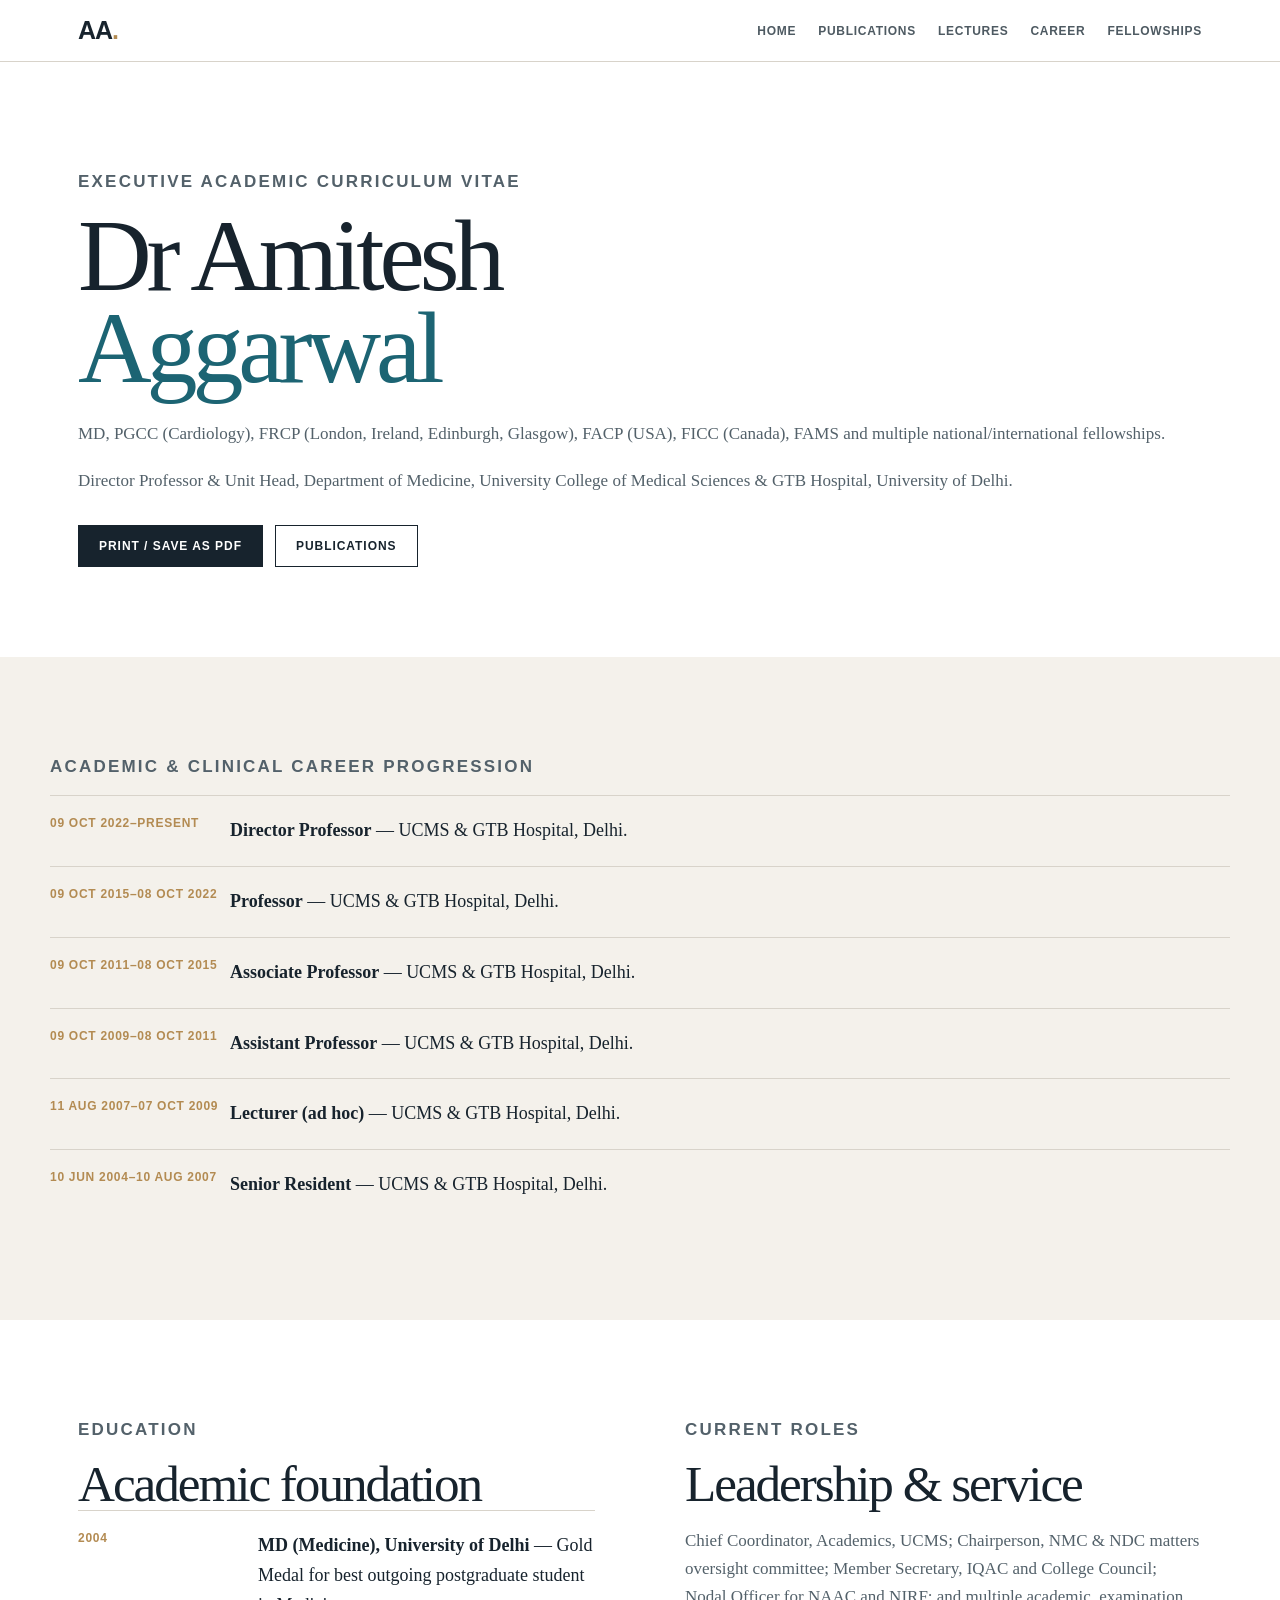
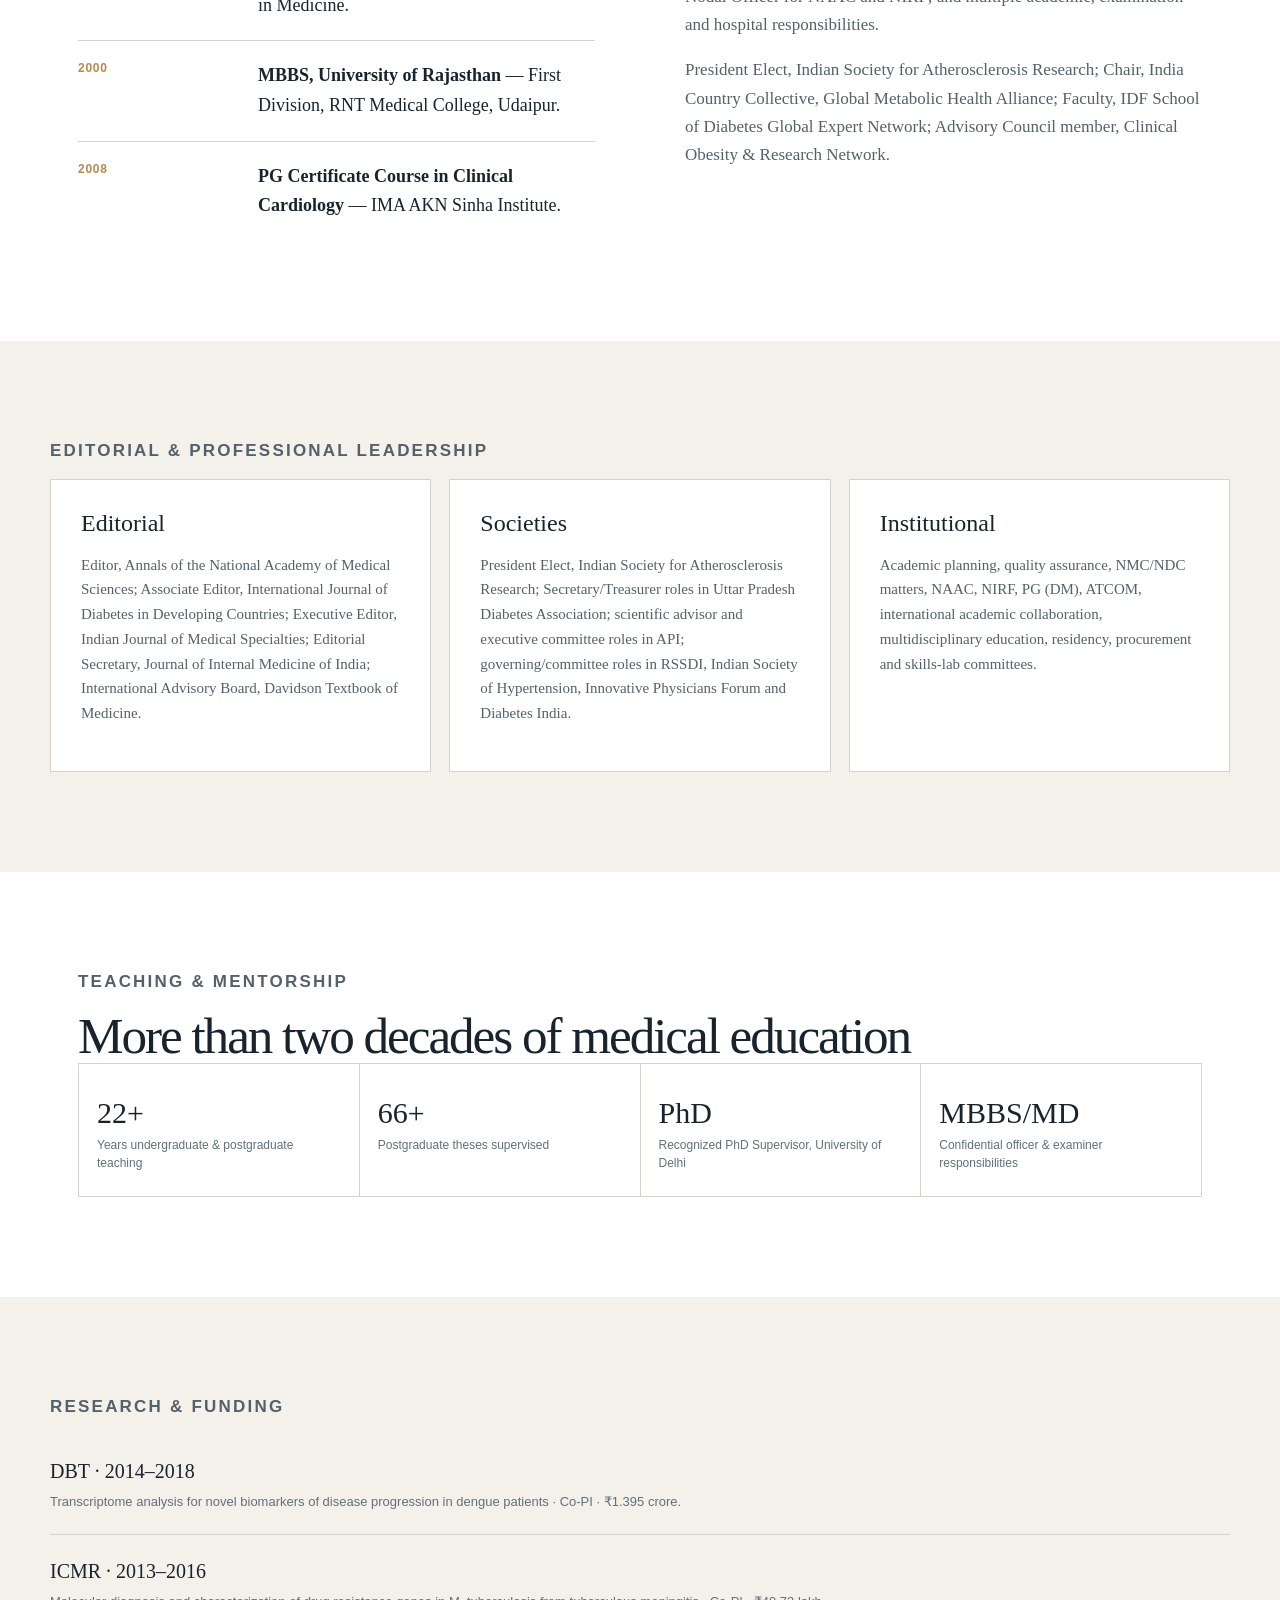
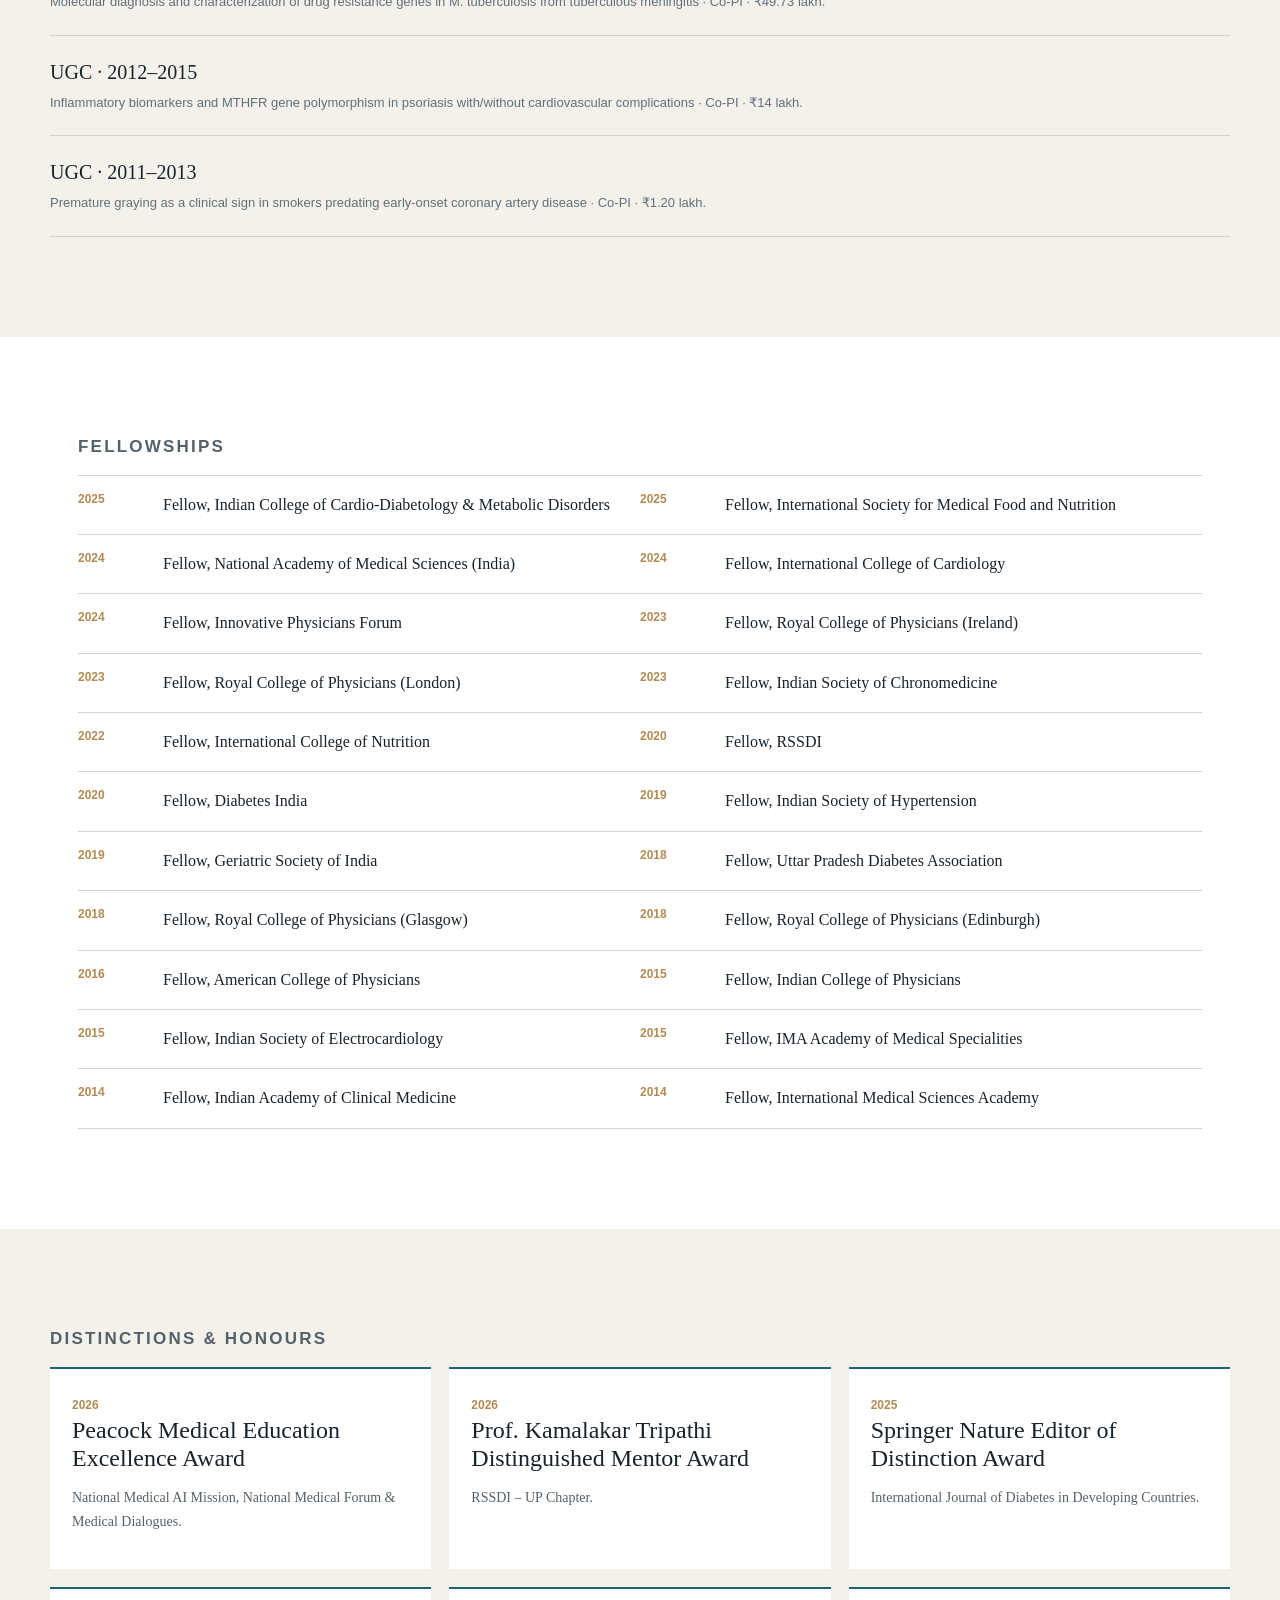
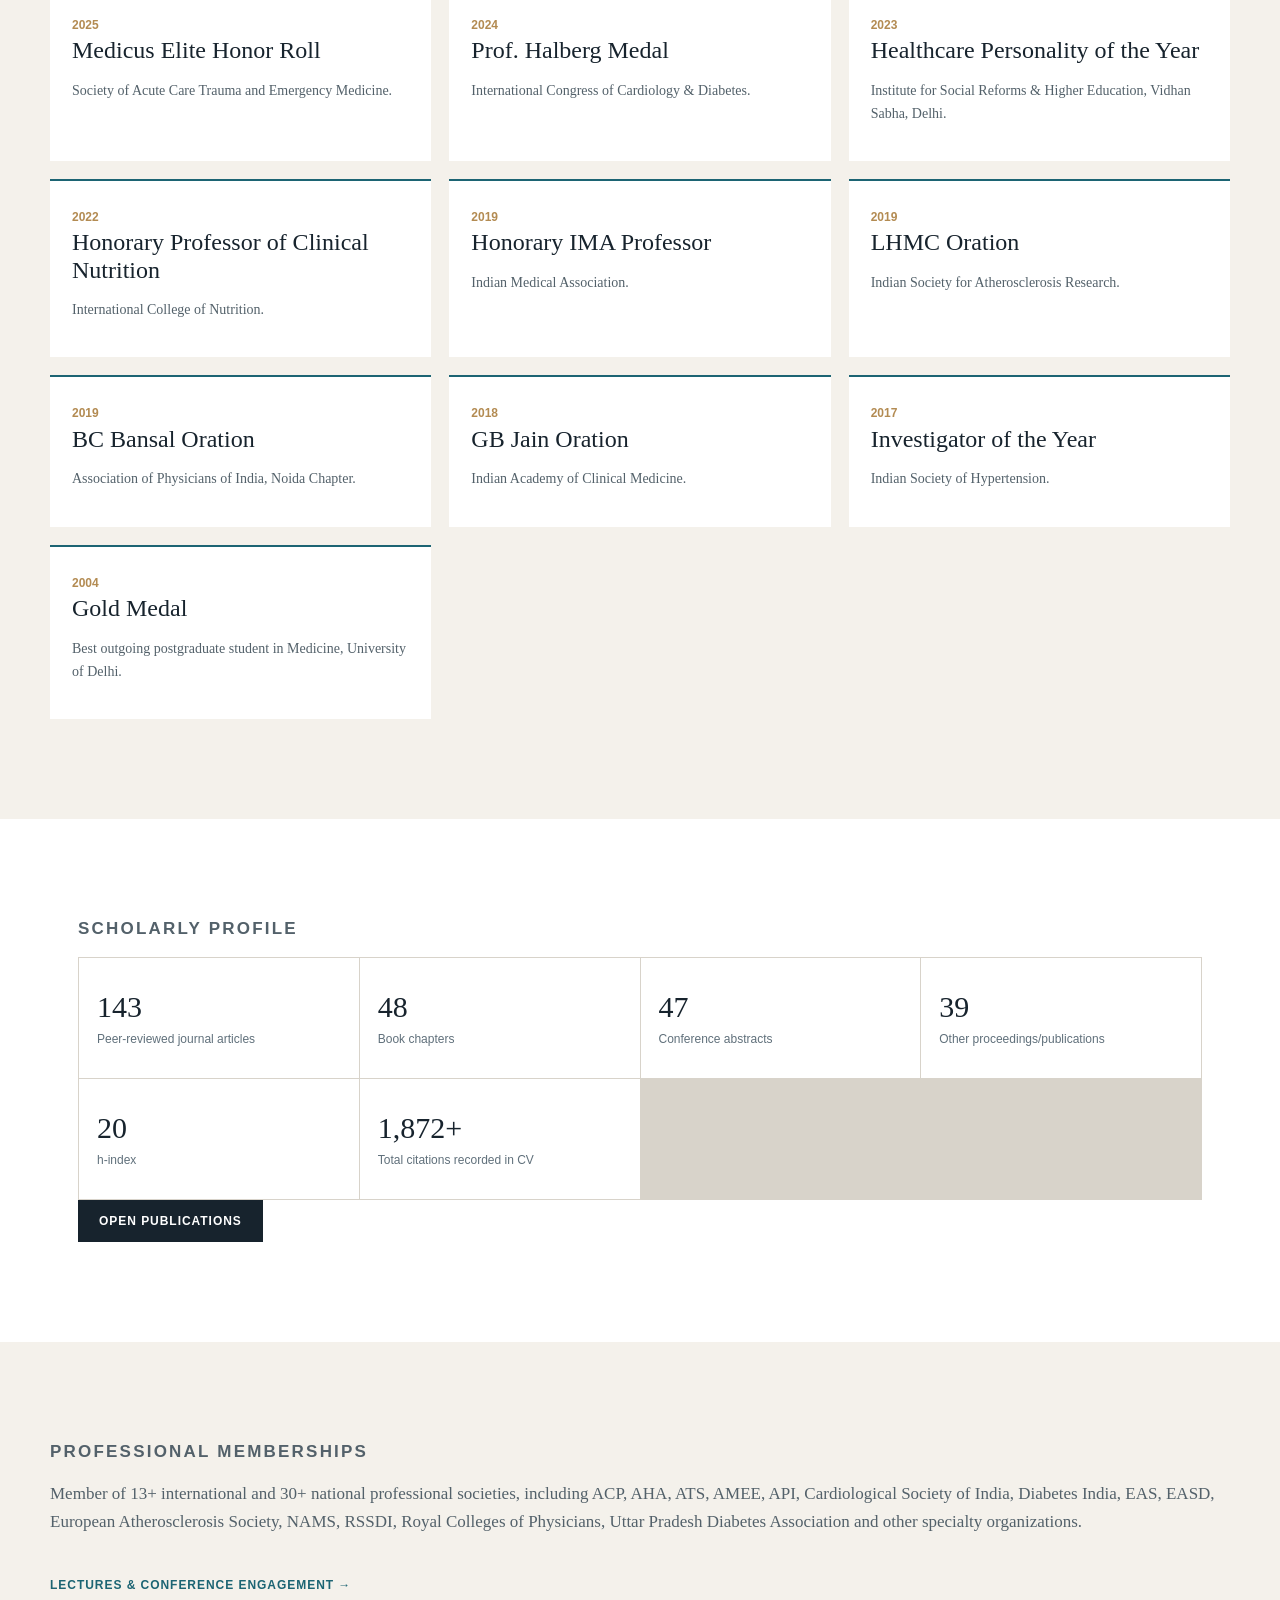
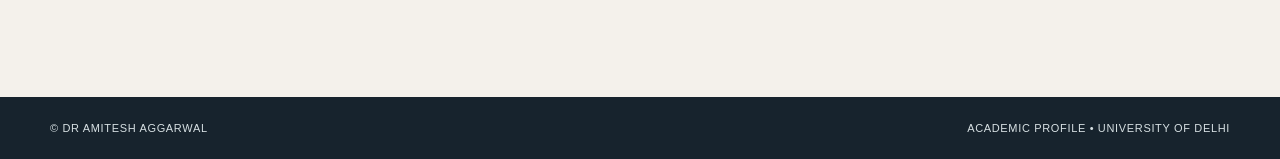
<file: cv.html>
<!doctype html><html lang="en"><head><meta charset="utf-8"><meta name="viewport" content="width=device-width,initial-scale=1"><meta name="description" content="Executive academic curriculum vitae of Dr Amitesh Aggarwal, Director Professor & Unit Head, Department of Medicine, UCMS & GTB Hospital, University of Delhi."><title>Dr Amitesh Aggarwal | Executive Academic CV</title><link rel="stylesheet" href="style.css"></head><body><header class="site-header"><div class="nav-wrap"><a class="brand" href="index.html">AA<span>.</span></a><button class="menu" aria-label="Toggle navigation">☰</button><nav id="nav"><a href="index.html">Home</a><a href="publications.html">Publications</a><a href="events.html">Lectures</a><a href="#career">Career</a><a href="#fellowships">Fellowships</a></nav></div></header><main><section class="section page-hero"><p class="eyebrow">EXECUTIVE ACADEMIC CURRICULUM VITAE</p><h1>Dr Amitesh<br><em>Aggarwal</em></h1><p class="lead">MD, PGCC (Cardiology), FRCP (London, Ireland, Edinburgh, Glasgow), FACP (USA), FICC (Canada), FAMS and multiple national/international fellowships.</p><p>Director Professor &amp; Unit Head, Department of Medicine, University College of Medical Sciences &amp; GTB Hospital, University of Delhi.</p><div class="actions"><button class="btn primary" onclick="window.print()">Print / Save as PDF</button><a class="btn secondary" href="publications.html">Publications</a></div></section><section id="career" class="section shaded"><p class="eyebrow">ACADEMIC &amp; CLINICAL CAREER PROGRESSION</p><div class="timeline"><div><b>09 Oct 2022–Present</b><span><strong>Director Professor</strong> — UCMS &amp; GTB Hospital, Delhi.</span></div><div><b>09 Oct 2015–08 Oct 2022</b><span><strong>Professor</strong> — UCMS &amp; GTB Hospital, Delhi.</span></div><div><b>09 Oct 2011–08 Oct 2015</b><span><strong>Associate Professor</strong> — UCMS &amp; GTB Hospital, Delhi.</span></div><div><b>09 Oct 2009–08 Oct 2011</b><span><strong>Assistant Professor</strong> — UCMS &amp; GTB Hospital, Delhi.</span></div><div><b>11 Aug 2007–07 Oct 2009</b><span><strong>Lecturer (ad hoc)</strong> — UCMS &amp; GTB Hospital, Delhi.</span></div><div><b>10 Jun 2004–10 Aug 2007</b><span><strong>Senior Resident</strong> — UCMS &amp; GTB Hospital, Delhi.</span></div></div></section><section class="section"><div class="two-col"><div><p class="eyebrow">EDUCATION</p><h2>Academic foundation</h2><div class="timeline"><div><b>2004</b><span><strong>MD (Medicine), University of Delhi</strong> — Gold Medal for best outgoing postgraduate student in Medicine.</span></div><div><b>2000</b><span><strong>MBBS, University of Rajasthan</strong> — First Division, RNT Medical College, Udaipur.</span></div><div><b>2008</b><span><strong>PG Certificate Course in Clinical Cardiology</strong> — IMA AKN Sinha Institute.</span></div></div></div><div><p class="eyebrow">CURRENT ROLES</p><h2>Leadership &amp; service</h2><p>Chief Coordinator, Academics, UCMS; Chairperson, NMC &amp; NDC matters oversight committee; Member Secretary, IQAC and College Council; Nodal Officer for NAAC and NIRF; and multiple academic, examination and hospital responsibilities.</p><p>President Elect, Indian Society for Atherosclerosis Research; Chair, India Country Collective, Global Metabolic Health Alliance; Faculty, IDF School of Diabetes Global Expert Network; Advisory Council member, Clinical Obesity &amp; Research Network.</p></div></div></section><section class="section shaded"><p class="eyebrow">EDITORIAL &amp; PROFESSIONAL LEADERSHIP</p><div class="cards"><article><h3>Editorial</h3><p>Editor, Annals of the National Academy of Medical Sciences; Associate Editor, International Journal of Diabetes in Developing Countries; Executive Editor, Indian Journal of Medical Specialties; Editorial Secretary, Journal of Internal Medicine of India; International Advisory Board, Davidson Textbook of Medicine.</p></article><article><h3>Societies</h3><p>President Elect, Indian Society for Atherosclerosis Research; Secretary/Treasurer roles in Uttar Pradesh Diabetes Association; scientific advisor and executive committee roles in API; governing/committee roles in RSSDI, Indian Society of Hypertension, Innovative Physicians Forum and Diabetes India.</p></article><article><h3>Institutional</h3><p>Academic planning, quality assurance, NMC/NDC matters, NAAC, NIRF, PG (DM), ATCOM, international academic collaboration, multidisciplinary education, residency, procurement and skills-lab committees.</p></article></div></section><section class="section"><p class="eyebrow">TEACHING &amp; MENTORSHIP</p><h2>More than two decades of medical education</h2><div class="impact-grid"><div><b>22+</b><span>Years undergraduate &amp; postgraduate teaching</span></div><div><b>66+</b><span>Postgraduate theses supervised</span></div><div><b>PhD</b><span>Recognized PhD Supervisor, University of Delhi</span></div><div><b>MBBS/MD</b><span>Confidential officer &amp; examiner responsibilities</span></div></div></section><section class="section shaded"><p class="eyebrow">RESEARCH &amp; FUNDING</p><div class="project-list"><div><b>DBT · 2014–2018</b><span>Transcriptome analysis for novel biomarkers of disease progression in dengue patients · Co-PI · ₹1.395 crore.</span></div><div><b>ICMR · 2013–2016</b><span>Molecular diagnosis and characterization of drug resistance genes in M. tuberculosis from tuberculous meningitis · Co-PI · ₹49.73 lakh.</span></div><div><b>UGC · 2012–2015</b><span>Inflammatory biomarkers and MTHFR gene polymorphism in psoriasis with/without cardiovascular complications · Co-PI · ₹14 lakh.</span></div><div><b>UGC · 2011–2013</b><span>Premature graying as a clinical sign in smokers predating early-onset coronary artery disease · Co-PI · ₹1.20 lakh.</span></div></div></section><section id="fellowships" class="section"><p class="eyebrow">FELLOWSHIPS</p><div class="fellowship-list"><div><span>2025</span><b>Fellow, Indian College of Cardio-Diabetology &amp; Metabolic Disorders</b></div><div><span>2025</span><b>Fellow, International Society for Medical Food and Nutrition</b></div><div><span>2024</span><b>Fellow, National Academy of Medical Sciences (India)</b></div><div><span>2024</span><b>Fellow, International College of Cardiology</b></div><div><span>2024</span><b>Fellow, Innovative Physicians Forum</b></div><div><span>2023</span><b>Fellow, Royal College of Physicians (Ireland)</b></div><div><span>2023</span><b>Fellow, Royal College of Physicians (London)</b></div><div><span>2023</span><b>Fellow, Indian Society of Chronomedicine</b></div><div><span>2022</span><b>Fellow, International College of Nutrition</b></div><div><span>2020</span><b>Fellow, RSSDI</b></div><div><span>2020</span><b>Fellow, Diabetes India</b></div><div><span>2019</span><b>Fellow, Indian Society of Hypertension</b></div><div><span>2019</span><b>Fellow, Geriatric Society of India</b></div><div><span>2018</span><b>Fellow, Uttar Pradesh Diabetes Association</b></div><div><span>2018</span><b>Fellow, Royal College of Physicians (Glasgow)</b></div><div><span>2018</span><b>Fellow, Royal College of Physicians (Edinburgh)</b></div><div><span>2016</span><b>Fellow, American College of Physicians</b></div><div><span>2015</span><b>Fellow, Indian College of Physicians</b></div><div><span>2015</span><b>Fellow, Indian Society of Electrocardiology</b></div><div><span>2015</span><b>Fellow, IMA Academy of Medical Specialities</b></div><div><span>2014</span><b>Fellow, Indian Academy of Clinical Medicine</b></div><div><span>2014</span><b>Fellow, International Medical Sciences Academy</b></div></div></section><section class="section shaded"><p class="eyebrow">DISTINCTIONS &amp; HONOURS</p><div class="honour-grid"><div><span>2026</span><h3>Peacock Medical Education Excellence Award</h3><p>National Medical AI Mission, National Medical Forum &amp; Medical Dialogues.</p></div><div><span>2026</span><h3>Prof. Kamalakar Tripathi Distinguished Mentor Award</h3><p>RSSDI – UP Chapter.</p></div><div><span>2025</span><h3>Springer Nature Editor of Distinction Award</h3><p>International Journal of Diabetes in Developing Countries.</p></div><div><span>2025</span><h3>Medicus Elite Honor Roll</h3><p>Society of Acute Care Trauma and Emergency Medicine.</p></div><div><span>2024</span><h3>Prof. Halberg Medal</h3><p>International Congress of Cardiology &amp; Diabetes.</p></div><div><span>2023</span><h3>Healthcare Personality of the Year</h3><p>Institute for Social Reforms &amp; Higher Education, Vidhan Sabha, Delhi.</p></div><div><span>2022</span><h3>Honorary Professor of Clinical Nutrition</h3><p>International College of Nutrition.</p></div><div><span>2019</span><h3>Honorary IMA Professor</h3><p>Indian Medical Association.</p></div><div><span>2019</span><h3>LHMC Oration</h3><p>Indian Society for Atherosclerosis Research.</p></div><div><span>2019</span><h3>BC Bansal Oration</h3><p>Association of Physicians of India, Noida Chapter.</p></div><div><span>2018</span><h3>GB Jain Oration</h3><p>Indian Academy of Clinical Medicine.</p></div><div><span>2017</span><h3>Investigator of the Year</h3><p>Indian Society of Hypertension.</p></div><div><span>2004</span><h3>Gold Medal</h3><p>Best outgoing postgraduate student in Medicine, University of Delhi.</p></div></div></section><section class="section"><p class="eyebrow">SCHOLARLY PROFILE</p><div class="impact-grid"><div><b>143</b><span>Peer-reviewed journal articles</span></div><div><b>48</b><span>Book chapters</span></div><div><b>47</b><span>Conference abstracts</span></div><div><b>39</b><span>Other proceedings/publications</span></div><div><b>20</b><span>h-index</span></div><div><b>1,872+</b><span>Total citations recorded in CV</span></div></div><a class="btn primary" href="publications.html">Open Publications</a></section><section class="section shaded"><p class="eyebrow">PROFESSIONAL MEMBERSHIPS</p><p>Member of 13+ international and 30+ national professional societies, including ACP, AHA, ATS, AMEE, API, Cardiological Society of India, Diabetes India, EAS, EASD, European Atherosclerosis Society, NAMS, RSSDI, Royal Colleges of Physicians, Uttar Pradesh Diabetes Association and other specialty organizations.</p><a class="text-link" href="events.html">Lectures &amp; conference engagement →</a></section></main><footer><div>© Dr Amitesh Aggarwal</div><div>Academic Profile • University of Delhi</div></footer><script>document.querySelector('.menu').onclick=()=>document.querySelector('nav').classList.toggle('open');</script></body></html>
</file>
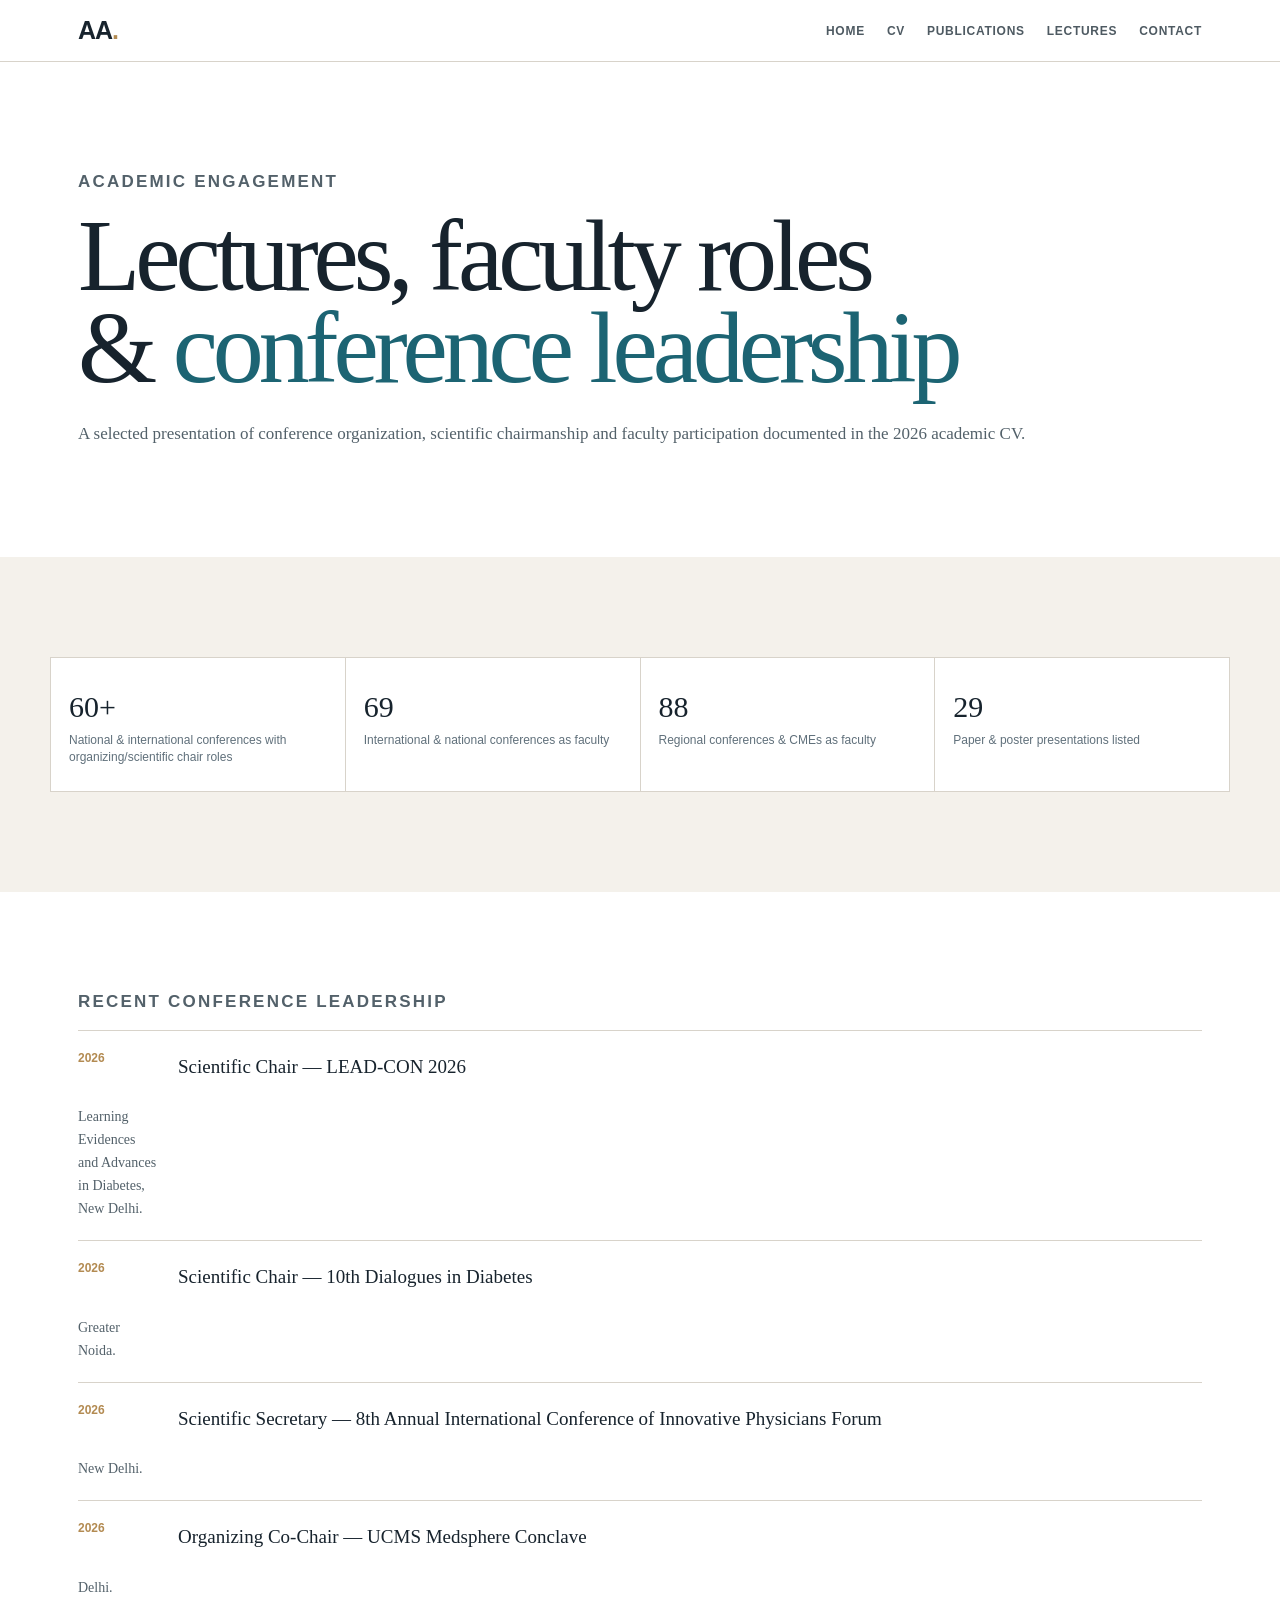
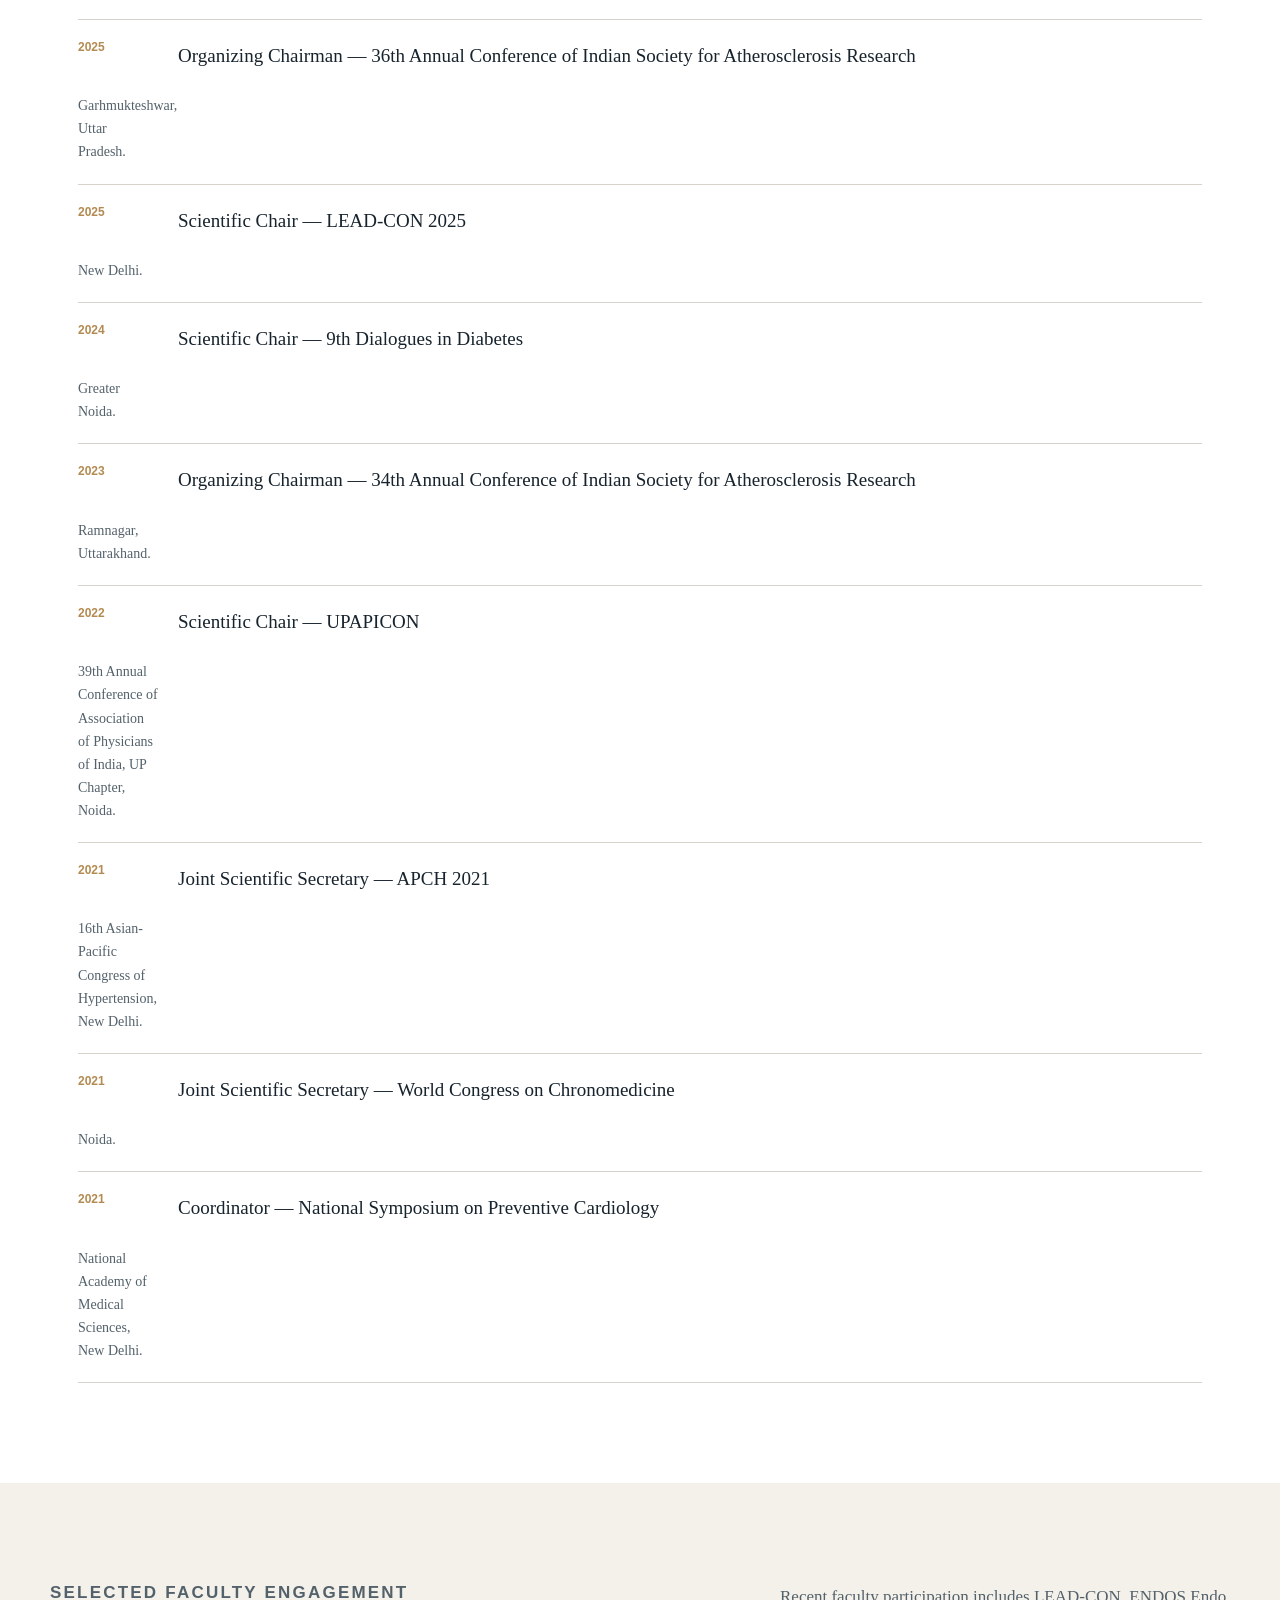
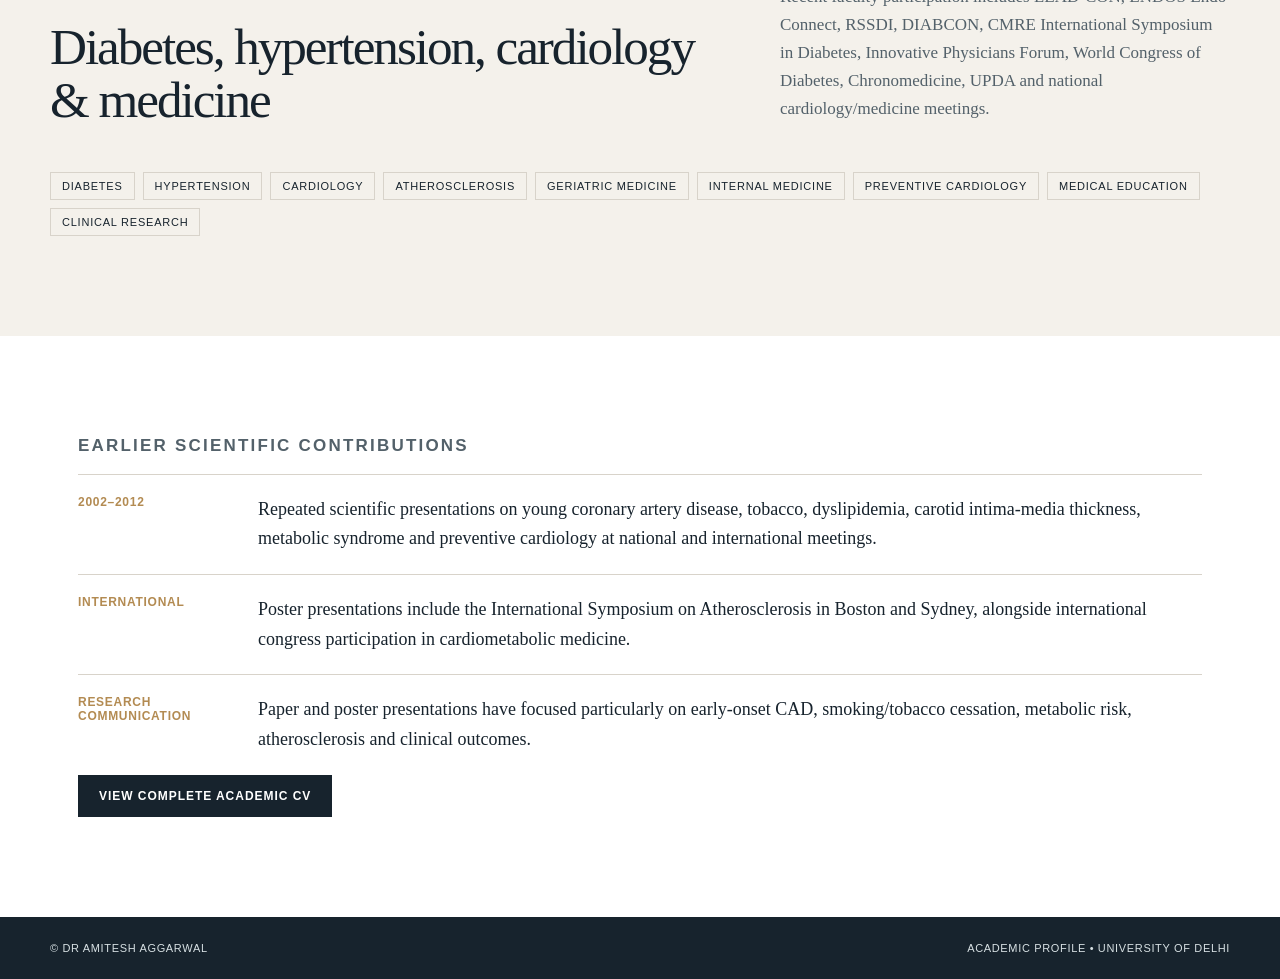
<file: events.html>
<!doctype html><html lang="en"><head><meta charset="utf-8"><meta name="viewport" content="width=device-width,initial-scale=1"><meta name="description" content="Invited lectures, conference faculty roles and academic conference leadership of Dr Amitesh Aggarwal."><title>Dr Amitesh Aggarwal | Lectures & Conferences</title><link rel="stylesheet" href="style.css"></head><body><header class="site-header"><div class="nav-wrap"><a class="brand" href="index.html">AA<span>.</span></a><button class="menu" aria-label="Toggle navigation">☰</button><nav id="nav"><a href="index.html">Home</a><a href="cv.html">CV</a><a href="publications.html">Publications</a><a href="events.html">Lectures</a><a href="index.html#contact">Contact</a></nav></div></header><main><section class="section page-hero"><p class="eyebrow">ACADEMIC ENGAGEMENT</p><h1>Lectures, faculty roles<br>&amp; <em>conference leadership</em></h1><p class="lead">A selected presentation of conference organization, scientific chairmanship and faculty participation documented in the 2026 academic CV.</p></section><section class="section shaded"><div class="impact-grid"><div><b>60+</b><span>National &amp; international conferences with organizing/scientific chair roles</span></div><div><b>69</b><span>International &amp; national conferences as faculty</span></div><div><b>88</b><span>Regional conferences &amp; CMEs as faculty</span></div><div><b>29</b><span>Paper &amp; poster presentations listed</span></div></div></section><section class="section"><p class="eyebrow">RECENT CONFERENCE LEADERSHIP</p><div class="event-list"><div><span>2026</span><b>Scientific Chair — LEAD-CON 2026</b><p>Learning Evidences and Advances in Diabetes, New Delhi.</p></div><div><span>2026</span><b>Scientific Chair — 10th Dialogues in Diabetes</b><p>Greater Noida.</p></div><div><span>2026</span><b>Scientific Secretary — 8th Annual International Conference of Innovative Physicians Forum</b><p>New Delhi.</p></div><div><span>2026</span><b>Organizing Co-Chair — UCMS Medsphere Conclave</b><p>Delhi.</p></div><div><span>2025</span><b>Organizing Chairman — 36th Annual Conference of Indian Society for Atherosclerosis Research</b><p>Garhmukteshwar, Uttar Pradesh.</p></div><div><span>2025</span><b>Scientific Chair — LEAD-CON 2025</b><p>New Delhi.</p></div><div><span>2024</span><b>Scientific Chair — 9th Dialogues in Diabetes</b><p>Greater Noida.</p></div><div><span>2023</span><b>Organizing Chairman — 34th Annual Conference of Indian Society for Atherosclerosis Research</b><p>Ramnagar, Uttarakhand.</p></div><div><span>2022</span><b>Scientific Chair — UPAPICON</b><p>39th Annual Conference of Association of Physicians of India, UP Chapter, Noida.</p></div><div><span>2021</span><b>Joint Scientific Secretary — APCH 2021</b><p>16th Asian-Pacific Congress of Hypertension, New Delhi.</p></div><div><span>2021</span><b>Joint Scientific Secretary — World Congress on Chronomedicine</b><p>Noida.</p></div><div><span>2021</span><b>Coordinator — National Symposium on Preventive Cardiology</b><p>National Academy of Medical Sciences, New Delhi.</p></div></div></section><section class="section shaded"><div class="section-head"><div><p class="eyebrow">SELECTED FACULTY ENGAGEMENT</p><h2>Diabetes, hypertension, cardiology &amp; medicine</h2></div><p>Recent faculty participation includes LEAD-CON, ENDOS Endo Connect, RSSDI, DIABCON, CMRE International Symposium in Diabetes, Innovative Physicians Forum, World Congress of Diabetes, Chronomedicine, UPDA and national cardiology/medicine meetings.</p></div><div class="tags"><span>Diabetes</span><span>Hypertension</span><span>Cardiology</span><span>Atherosclerosis</span><span>Geriatric Medicine</span><span>Internal Medicine</span><span>Preventive Cardiology</span><span>Medical Education</span><span>Clinical Research</span></div></section><section class="section"><p class="eyebrow">EARLIER SCIENTIFIC CONTRIBUTIONS</p><div class="timeline"><div><b>2002–2012</b><span>Repeated scientific presentations on young coronary artery disease, tobacco, dyslipidemia, carotid intima-media thickness, metabolic syndrome and preventive cardiology at national and international meetings.</span></div><div><b>International</b><span>Poster presentations include the International Symposium on Atherosclerosis in Boston and Sydney, alongside international congress participation in cardiometabolic medicine.</span></div><div><b>Research communication</b><span>Paper and poster presentations have focused particularly on early-onset CAD, smoking/tobacco cessation, metabolic risk, atherosclerosis and clinical outcomes.</span></div></div><a class="btn primary" href="cv.html">View complete academic CV</a></section></main><footer><div>© Dr Amitesh Aggarwal</div><div>Academic Profile • University of Delhi</div></footer><script>document.querySelector('.menu').onclick=()=>document.querySelector('nav').classList.toggle('open');</script></body></html>
</file>
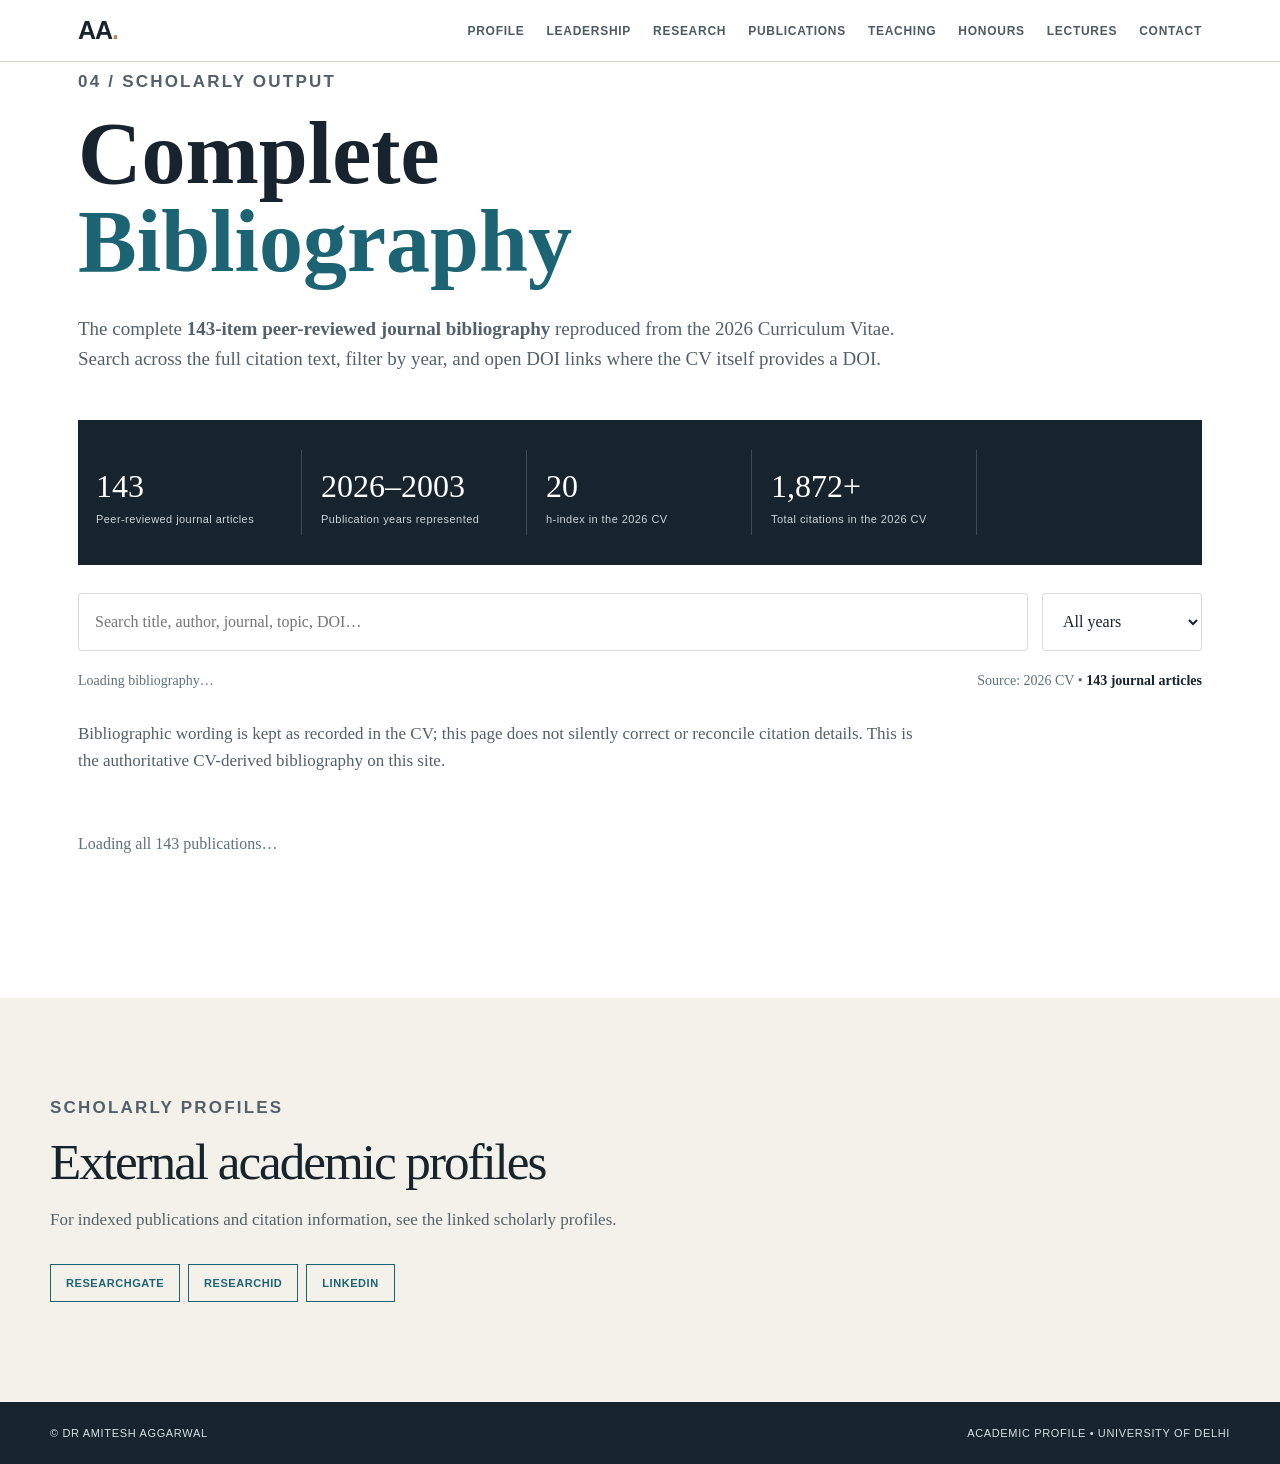
<file: publications.html>
<!doctype html><html lang="en"><head><meta charset="utf-8"><meta name="viewport" content="width=device-width,initial-scale=1"><meta name="description" content="Complete 143-item peer-reviewed journal bibliography of Dr Amitesh Aggarwal, searchable by year, author, journal and keywords."><meta name="keywords" content="Amitesh Aggarwal publications, bibliography, medicine, diabetes, hypertension, coronary artery disease, cardiometabolic research"><title>Dr Amitesh Aggarwal | Complete Publications</title><link rel="stylesheet" href="style.css"><style>.pubdb{padding-top:10px}.pub-controls{display:grid;grid-template-columns:minmax(260px,1fr) 160px;gap:14px;margin:28px 0 18px}.pub-controls input,.pub-controls select{width:100%;box-sizing:border-box;padding:15px 16px;border:1px solid rgba(20,40,50,.16);border-radius:4px;background:#fff;font:inherit;color:inherit}.pub-meta{display:flex;justify-content:space-between;gap:20px;align-items:center;margin:10px 0 28px;color:var(--muted,#60707b);font-size:14px}.pub-list{display:grid;gap:0}.pub-year{position:sticky;top:70px;z-index:2;background:rgba(244,241,235,.96);padding:12px 0;border-bottom:1px solid rgba(20,40,50,.12);font-family:Georgia,serif;font-size:24px}.pub-item{display:grid;grid-template-columns:64px 1fr;gap:18px;padding:21px 0;border-bottom:1px solid rgba(20,40,50,.10)}.pub-num{font-size:13px;color:#60707b;padding-top:3px}.pub-citation{font-size:16px;line-height:1.65}.pub-citation mark{background:#f2df9b;padding:0 2px}.pub-doi{display:inline-block;margin-top:8px;font-size:13px}.empty{padding:50px 0;text-align:center;color:#60707b}.backtop{position:fixed;right:22px;bottom:22px;border:0;border-radius:50%;width:44px;height:44px;background:#17232d;color:#fff;cursor:pointer;display:none}.loading{padding:40px 0;color:#60707b}.notice{font-size:13px;color:#60707b;max-width:850px;line-height:1.6}.count-badge{font-weight:700;color:#17232d}@media(max-width:700px){.pub-controls{grid-template-columns:1fr}.pub-item{grid-template-columns:42px 1fr;gap:10px}.pub-citation{font-size:15px}.pub-year{top:58px}}</style></head><body><header class="site-header"><div class="nav-wrap"><a class="brand" href="index.html">AA<span>.</span></a><button class="menu" aria-label="Toggle navigation">☰</button><nav><a href="index.html#about">Profile</a><a href="index.html#leadership">Leadership</a><a href="index.html#research">Research</a><a href="publications.html">Publications</a><a href="index.html#teaching">Teaching</a><a href="index.html#honours">Honours</a><a href="events.html">Lectures</a><a href="index.html#contact">Contact</a></nav></div></header><main><section class="section pubdb"><p class="eyebrow">04 / SCHOLARLY OUTPUT</p><h1 style="font-size:clamp(48px,7vw,88px);line-height:1;margin:0 0 28px">Complete<br><em style="color:var(--accent);font-style:normal">Bibliography</em></h1><p style="max-width:820px;font-size:19px;line-height:1.6">The complete <strong>143-item peer-reviewed journal bibliography</strong> reproduced from the 2026 Curriculum Vitae. Search across the full citation text, filter by year, and open DOI links where the CV itself provides a DOI.</p><div class="metrics" style="margin-top:45px;padding-left:0;padding-right:0"><div><strong>143</strong><span>Peer-reviewed journal articles</span></div><div><strong>2026–2003</strong><span>Publication years represented</span></div><div><strong>20</strong><span>h-index in the 2026 CV</span></div><div><strong>1,872+</strong><span>Total citations in the 2026 CV</span></div></div><div class="pub-controls"><input id="search" type="search" placeholder="Search title, author, journal, topic, DOI…" aria-label="Search publications"><select id="year" aria-label="Filter by publication year"><option value="all">All years</option></select></div><div class="pub-meta"><span id="status">Loading bibliography…</span><span>Source: 2026 CV • <span class="count-badge">143 journal articles</span></span></div><p class="notice">Bibliographic wording is kept as recorded in the CV; this page does not silently correct or reconcile citation details. This is the authoritative CV-derived bibliography on this site.</p><div id="pub-list" class="pub-list"><div class="loading">Loading all 143 publications…</div></div></section><section class="section shaded"><p class="eyebrow">SCHOLARLY PROFILES</p><h2>External academic profiles</h2><p>For indexed publications and citation information, see the linked scholarly profiles.</p><div class="profile-links large"><a href="https://www.researchgate.net/profile/Amitesh-Aggarwal">ResearchGate</a><a href="https://researchid.co/dramitesh">ResearchID</a><a href="https://in.linkedin.com/in/amitesh-aggarwal-884b9b72">LinkedIn</a></div></section></main><footer><div>© Dr Amitesh Aggarwal</div><div>Academic Profile • University of Delhi</div></footer><button id="top" class="backtop" aria-label="Back to top">↑</button><script>const sources=['data/publications-2026-2023.json','data/publications-2022-2019.json','data/publications-2018-2015.json','data/publications-2014-2011.json','data/publications-2010-2003.json'];let publications=[];const esc=s=>String(s).replace(/[&<>"']/g,m=>({'&':'&amp;','<':'&lt;','>':'&gt;','"':'&quot;',"'":'&#39;'}[m]));function highlight(text,q){if(!q)return esc(text);const safe=q.replace(/[.*+?^${}()|[\]\\]/g,'\\$&');const parts=text.split(new RegExp('('+safe+')','ig'));return parts.map((p,i)=>i%2?'<mark>'+esc(p)+'</mark>':esc(p)).join('')}function render(){const q=document.getElementById('search').value.trim();const y=document.getElementById('year').value;const needle=q.toLowerCase();const filtered=publications.filter(p=>(y==='all'||String(p.year)===y)&&(!needle||p.citation.toLowerCase().includes(needle)||String(p.year).includes(needle)));const list=document.getElementById('pub-list');document.getElementById('status').textContent=`Showing ${filtered.length} of ${publications.length} publications`;if(!filtered.length){list.innerHTML='<div class="empty">No publications match your search.</div>';return}let html='',last=null;filtered.forEach((p,i)=>{if(p.year!==last){html+=`<div class="pub-year">${p.year}</div>`;last=p.year}const doi=(p.citation.match(/doi:\s*(10\.\d{4,9}\/[-._;()/:A-Z0-9]+)/i)||[])[1];html+=`<article class="pub-item"><div class="pub-num">${i+1}</div><div class="pub-citation">${highlight(p.citation,q)}${doi?`<br><a class="pub-doi" href="https://doi.org/${encodeURIComponent(doi)}" target="_blank" rel="noopener">DOI: ${esc(doi)} ↗</a>`:''}</div></article>`});list.innerHTML=html}Promise.all(sources.map(u=>fetch(u).then(r=>{if(!r.ok)throw new Error(u);return r.json()}))).then(chunks=>{publications=chunks.flat().sort((a,b)=>b.year-a.year);const years=[...new Set(publications.map(p=>p.year))];const sel=document.getElementById('year');years.forEach(y=>{const o=document.createElement('option');o.value=y;o.textContent=y;sel.appendChild(o)});render()}).catch(()=>{document.getElementById('status').textContent='Unable to load bibliography';document.getElementById('pub-list').innerHTML='<div class="empty">The bibliography data could not be loaded. Please refresh the page.</div>'});document.getElementById('search').addEventListener('input',render);document.getElementById('year').addEventListener('change',render);document.querySelector('.menu').onclick=()=>document.querySelector('nav').classList.toggle('open');document.querySelectorAll('nav a').forEach(a=>a.onclick=()=>document.querySelector('nav').classList.remove('open'));const top=document.getElementById('top');window.addEventListener('scroll',()=>top.style.display=scrollY>500?'block':'none');top.onclick=()=>scrollTo({top:0,behavior:'smooth'});</script></body></html>
</file>
<file: style.css>
/* Dr Amitesh Aggarwal — academic profile */
:root{--ink:#17232d;--muted:#60707b;--paper:#fff;--wash:#f4f1eb;--line:#d8d3ca;--accent:#1c6473;--accent2:#b38b52;--max:1180px}*{box-sizing:border-box}html{scroll-behavior:smooth}body{margin:0;color:var(--ink);background:var(--paper);font-family:Georgia,'Times New Roman',serif;line-height:1.65}a{color:inherit;text-decoration:none}.site-header{position:sticky;top:0;z-index:20;background:rgba(255,255,255,.95);backdrop-filter:blur(10px);border-bottom:1px solid var(--line)}.nav-wrap{max-width:var(--max);margin:auto;padding:16px 28px;display:flex;align-items:center;justify-content:space-between}.brand{font:700 25px Arial,sans-serif;letter-spacing:-1px}.brand span{color:var(--accent2)}nav{display:flex;gap:22px;font:600 12px Arial,sans-serif;text-transform:uppercase;letter-spacing:.06em;color:#4e5a62}nav a:hover{color:var(--accent)}.menu{display:none;background:none;border:0;font-size:25px}.hero{max-width:var(--max);margin:auto;min-height:720px;padding:92px 28px 80px;display:grid;grid-template-columns:1.15fr .85fr;align-items:center;gap:60px}.eyebrow{font:700 12px Arial,sans-serif;letter-spacing:.13em;color:var(--accent);margin:0 0 18px}.hero h1,.page-hero h1{font-size:clamp(58px,8vw,102px);line-height:.9;margin:0 0 28px;letter-spacing:-.05em;font-weight:500}.hero h1 em,.page-hero h1 em{font-weight:400;color:var(--accent);font-style:normal}.lead{font-size:22px;line-height:1.4;margin:0 0 22px}.hero-text{max-width:680px;color:var(--muted);font-size:17px}.actions{display:flex;flex-wrap:wrap;gap:12px;margin-top:30px}.btn{display:inline-block;padding:13px 20px;font:700 12px Arial,sans-serif;text-transform:uppercase;letter-spacing:.08em;border:1px solid var(--ink);cursor:pointer}.btn.primary{background:var(--ink);color:white}.btn.secondary{background:white}.portrait-wrap{text-align:center}.portrait-ring{width:min(390px,85vw);height:500px;margin:auto;overflow:hidden;border-radius:48% 48% 8px 8px;background:var(--wash);border:1px solid var(--line)}.portrait-ring img{width:100%;height:100%;object-fit:cover;object-position:center top}.portrait-caption{font:700 11px Arial,sans-serif;letter-spacing:.12em;text-transform:uppercase;color:var(--muted);margin-top:16px}.metrics{background:var(--ink);color:white;display:grid;grid-template-columns:repeat(5,1fr);max-width:none;padding:30px max(28px,calc((100vw - 1180px)/2));gap:1px}.metrics div{padding:10px 18px;border-right:1px solid rgba(255,255,255,.18)}.metrics strong{display:block;font-size:32px;font-weight:500}.metrics span{display:block;font:11px Arial,sans-serif;letter-spacing:.04em;color:#ccd5d9}.impact{max-width:var(--max);margin:auto;padding:85px 28px 90px;display:grid;grid-template-columns:.9fr 1.1fr;gap:60px}.impact h2{font-size:clamp(34px,4vw,55px);line-height:1.04;font-weight:500;letter-spacing:-.04em;margin:0}.impact-grid{display:grid;grid-template-columns:repeat(4,1fr);gap:1px;background:var(--line);border:1px solid var(--line)}.impact-grid>div{background:white;padding:24px 18px;min-height:120px}.impact-grid b{display:block;font-size:30px;font-weight:500;color:var(--ink)}.impact-grid span{display:block;font:12px Arial,sans-serif;color:var(--muted);line-height:1.45}.section{max-width:var(--max);margin:auto;padding:100px 28px}.shaded{max-width:none;background:var(--wash);padding-left:max(28px,calc((100vw - 1180px)/2));padding-right:max(28px,calc((100vw - 1180px)/2))}.two-col{display:grid;grid-template-columns:1fr 1fr;gap:90px}.section h2{font-size:clamp(35px,4vw,58px);line-height:1.03;font-weight:500;letter-spacing:-.04em;margin:0}.section p{font-size:17px;color:#53616a}.tags,.profile-links{display:flex;flex-wrap:wrap;gap:8px;margin-top:25px}.tags span{border:1px solid var(--line);padding:7px 11px;font:11px Arial,sans-serif;text-transform:uppercase;letter-spacing:.07em}.profile-links a{border:1px solid var(--accent);color:var(--accent);padding:9px 13px;font:700 11px Arial,sans-serif;text-transform:uppercase;letter-spacing:.05em}.profile-links a:hover{background:var(--accent);color:white}.profile-links.large{margin-top:30px}.profile-links.large a{padding:12px 15px}.small-note{font-size:13px!important;color:#7a858b!important;margin-top:20px}.section-head{display:flex;justify-content:space-between;gap:50px;margin-bottom:45px}.section-head>p{max-width:450px;margin:0}.cards{display:grid;grid-template-columns:repeat(3,1fr);gap:18px}.cards article{background:white;padding:30px;min-height:270px;border:1px solid var(--line)}.card-no{font:700 12px Arial,sans-serif;color:var(--accent2);margin-bottom:30px}.cards h3,.honour-grid h3{font-size:24px;font-weight:500;line-height:1.15;margin:0 0 12px}.cards p{font-size:15px}.research-grid{display:grid;grid-template-columns:.9fr 1.1fr;gap:60px}.research-feature{background:var(--ink);color:white;padding:45px}.research-feature span{font:700 11px Arial,sans-serif;letter-spacing:.12em}.research-feature h3{font-size:38px;line-height:1.08;font-weight:400}.research-feature p{color:#cdd7da}.project-list>div{padding:20px 0;border-bottom:1px solid var(--line)}.project-list b{display:block;font-size:20px;font-weight:500}.project-list span{font:13px Arial,sans-serif;color:var(--muted)}.pub-highlights{display:grid;grid-template-columns:repeat(2,1fr);gap:0 40px}.pub-highlights>div{display:grid;grid-template-columns:60px 1fr;border-top:1px solid var(--line);padding:18px 0}.pub-highlights span,.honour-grid span,.event-list span,.fellowship-list span{font:700 12px Arial,sans-serif;color:var(--accent2)}.pub-highlights p{margin:0;font-size:15px}.text-link{display:inline-block;margin-top:25px;color:var(--accent);font:700 12px Arial,sans-serif;text-transform:uppercase;letter-spacing:.08em}.timeline>div{display:grid;grid-template-columns:180px 1fr;padding:20px 0;border-top:1px solid var(--line)}.timeline b{font:700 12px Arial,sans-serif;color:var(--accent2);text-transform:uppercase;letter-spacing:.06em}.timeline span{font-size:18px}.honour-grid{display:grid;grid-template-columns:repeat(3,1fr);gap:18px}.honour-grid>div{border-top:2px solid var(--accent);padding:22px;background:white}.honour-grid p{font-size:14px}.fellowship-list{display:grid;grid-template-columns:1fr 1fr;border-top:1px solid var(--line)}.fellowship-list>div{display:grid;grid-template-columns:70px 1fr;gap:15px;padding:16px 0;border-bottom:1px solid var(--line)}.fellowship-list b{font-size:16px;font-weight:500}.event-list{border-top:1px solid var(--line)}.event-list>div{display:grid;grid-template-columns:80px 1fr;gap:20px;padding:20px 0;border-bottom:1px solid var(--line)}.event-list b{font-size:19px;font-weight:500}.event-list p{margin:3px 0 0;font-size:14px}.page-hero{padding-top:110px;padding-bottom:90px}.quote{max-width:none;text-align:center;padding:120px 28px;background:var(--accent);color:white}.quote p{max-width:850px;margin:auto;color:white;font-size:clamp(28px,4vw,48px);line-height:1.2}.contact{display:grid;grid-template-columns:1fr .8fr;gap:80px}.contact-card{padding:35px;border:1px solid var(--line);display:flex;flex-direction:column;gap:14px}.contact-card b{font-size:27px;font-weight:500}.contact-card span{font-size:16px;color:var(--muted)}footer{background:var(--ink);color:#d7e0e3;padding:25px max(28px,calc((100vw - 1180px)/2));display:flex;justify-content:space-between;font:11px Arial,sans-serif;text-transform:uppercase;letter-spacing:.06em}@media(max-width:800px){nav{display:none;position:absolute;top:65px;left:0;right:0;background:white;padding:20px 28px;flex-direction:column}.menu{display:block}nav.open{display:flex}.hero,.two-col,.research-grid,.contact,.impact{grid-template-columns:1fr}.hero{padding-top:55px;min-height:auto}.portrait-wrap{order:-1}.portrait-ring{height:390px;width:300px}.metrics{grid-template-columns:repeat(2,1fr)}.metrics div:last-child{grid-column:span 2}.impact-grid{grid-template-columns:repeat(2,1fr)}.cards,.honour-grid,.pub-highlights,.fellowship-list{grid-template-columns:1fr}.section-head{display:block}.section-head>p{margin-top:18px}.timeline>div{grid-template-columns:110px 1fr}.event-list>div{grid-template-columns:65px 1fr}footer{display:block}footer div+div{margin-top:8px}}@media print{.site-header,footer,.actions,.profile-links,.menu{display:none!important}body{background:white}.section,.page-hero{padding:35px 0}.shaded{padding-left:0;padding-right:0;background:#fff}.hero{display:block;min-height:0;padding:30px 0}.portrait-wrap{display:none}.impact,.metrics{display:none}.section h2{font-size:28px}.hero h1,.page-hero h1{font-size:46px}}
</file>
